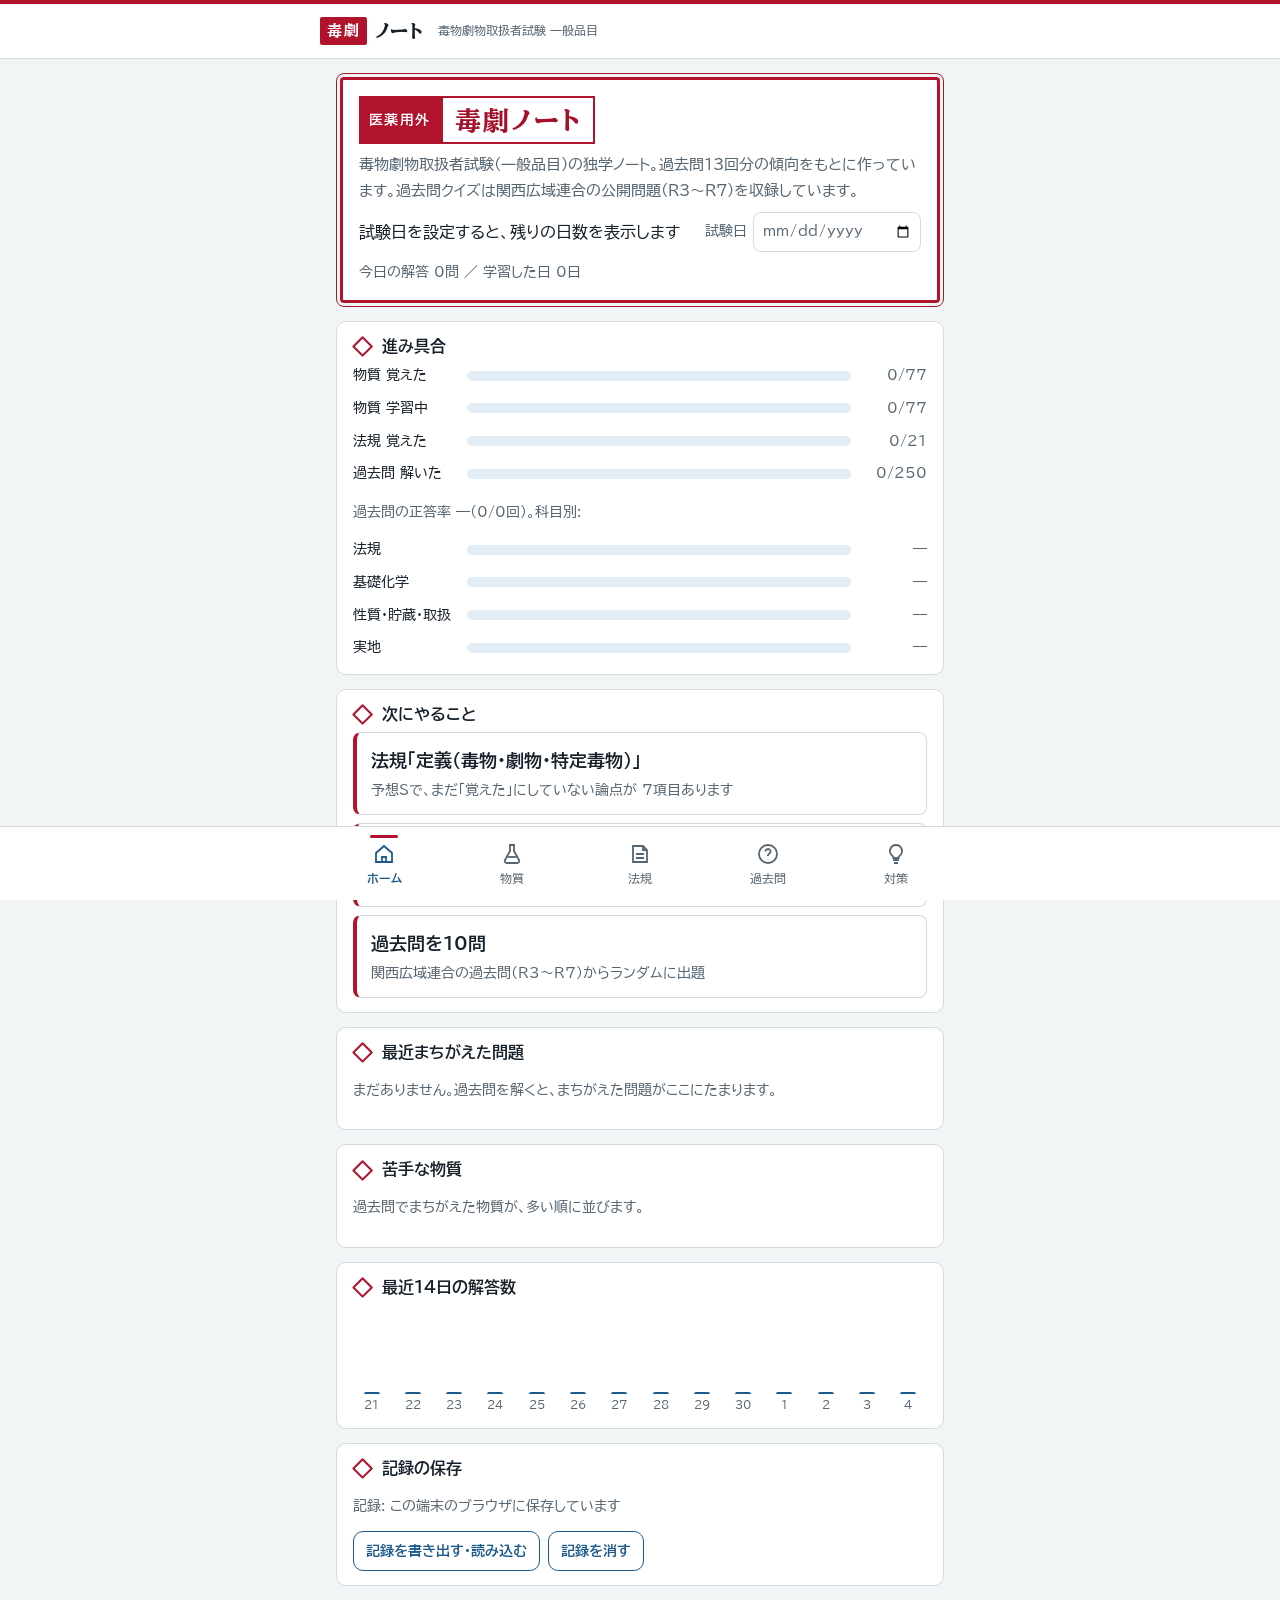
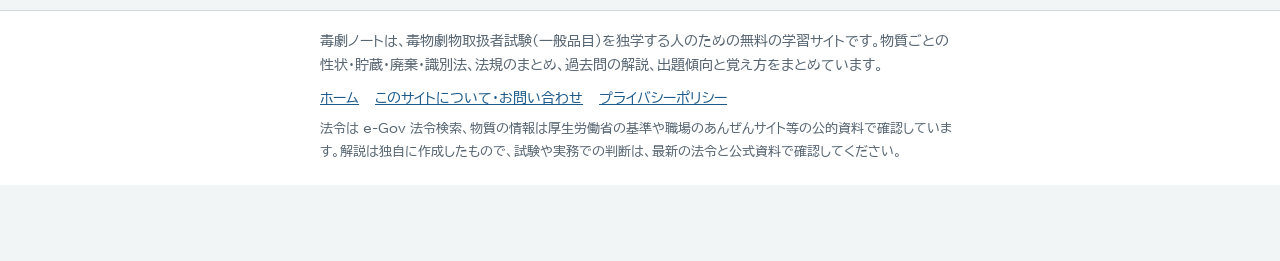
<file: index.html>
<!doctype html>
<html lang="ja">
<head>
<meta charset="utf-8">
<meta name="viewport" content="width=device-width, initial-scale=1, viewport-fit=cover">
<meta name="theme-color" content="#ffffff" media="(prefers-color-scheme: light)">
<meta name="theme-color" content="#17202a" media="(prefers-color-scheme: dark)">
<link rel="manifest" href="manifest.webmanifest">
<link rel="icon" href="icon.svg" type="image/svg+xml">
<link rel="apple-touch-icon" href="icon-192.png">
<title>毒劇ノート</title>
<meta name="claude:viewport-fit-sides" content="cover">
<meta name="description" content="毒物劇物取扱者試験(一般品目)の独学用ノート。物質一覧・法規まとめ・過去問クイズ。">
<link rel="preconnect" href="https://fonts.googleapis.com">
<link rel="preconnect" href="https://fonts.gstatic.com" crossorigin>
<link rel="stylesheet" href="https://fonts.googleapis.com/css2?family=BIZ+UDPGothic:wght@400;700&family=BIZ+UDPMincho:wght@700&display=swap">
<script async src="https://pagead2.googlesyndication.com/pagead/js/adsbygoogle.js?client=ca-pub-2052177656755830" crossorigin="anonymous"></script>
<link rel="canonical" href="https://osmail1006-cell.github.io/">
<link rel="stylesheet" href="app.css?v=16a5798d9a">
</head>
<body>
<header class="topbar"><div class="topbar-in"><span class="brand"><span class="brand-mark">毒劇</span>ノート<small>毒物劇物取扱者試験 一般品目</small></span><span class="spacer"></span></div></header>
<main id="main"><div class="empty">読み込んでいます…</div></main>
<footer class="site-foot"><div class="site-foot-in"><p>毒劇ノートは、毒物劇物取扱者試験(一般品目)を独学する人のための無料の学習サイトです。物質ごとの性状・貯蔵・廃棄・識別法、法規のまとめ、過去問の解説、出題傾向と覚え方をまとめています。</p><nav class="site-links" aria-label="サイト情報"><a href="./">ホーム</a><a href="about.html">このサイトについて・お問い合わせ</a><a href="privacy.html">プライバシーポリシー</a></nav><p class="site-small">法令は e-Gov 法令検索、物質の情報は厚生労働省の基準や職場のあんぜんサイト等の公的資料で確認しています。解説は独自に作成したもので、試験や実務での判断は、最新の法令と公式資料で確認してください。</p></div></footer>

<nav class="tabbar" aria-label="画面の切り替え"><div class="tabbar-in" role="tablist">
<button type="button" class="tab" role="tab" data-tab="home" aria-selected="true"><span class="tab-mark"></span><svg viewBox="0 0 24 24" fill="none" stroke="currentColor" stroke-width="1.8" aria-hidden="true"><path d="M4 11l8-7 8 7v9H4z"/><path d="M10 20v-5h4v5"/></svg>ホーム</button>
<button type="button" class="tab" role="tab" data-tab="subs" aria-selected="false"><span class="tab-mark"></span><svg viewBox="0 0 24 24" fill="none" stroke="currentColor" stroke-width="1.8" aria-hidden="true"><path d="M9 3h6M10 3v6l-5 9a2 2 0 0 0 1.8 3h10.4a2 2 0 0 0 1.8-3l-5-9V3"/><path d="M7.5 15h9"/></svg>物質</button>
<button type="button" class="tab" role="tab" data-tab="law" aria-selected="false"><span class="tab-mark"></span><svg viewBox="0 0 24 24" fill="none" stroke="currentColor" stroke-width="1.8" aria-hidden="true"><path d="M5 4h10l4 4v12H5z"/><path d="M15 4v4h4M8 12h8M8 16h8"/></svg>法規</button>
<button type="button" class="tab" role="tab" data-tab="quiz" aria-selected="false"><span class="tab-mark"></span><svg viewBox="0 0 24 24" fill="none" stroke="currentColor" stroke-width="1.8" aria-hidden="true"><circle cx="12" cy="12" r="9"/><path d="M9.5 9.5a2.5 2.5 0 1 1 3.5 2.3c-.7.3-1 .9-1 1.6V14M12 17.2v.3"/></svg>過去問</button>
<button type="button" class="tab" role="tab" data-tab="prep" aria-selected="false"><span class="tab-mark"></span><svg viewBox="0 0 24 24" fill="none" stroke="currentColor" stroke-width="1.8" aria-hidden="true"><path d="M9 18h6M10 21h4"/><path d="M12 3a6 6 0 0 0-3.6 10.8c.6.5 1 1.2 1.1 2V16h5v-.2c.1-.8.5-1.5 1.1-2A6 6 0 0 0 12 3z"/></svg>対策</button>
</div></nav>
<script src="config.js"></script>
<script src="data/data.js?v=16a5798d9a"></script>
<script src="app.js?v=16a5798d9a"></script>
</body>
</html>
</file>
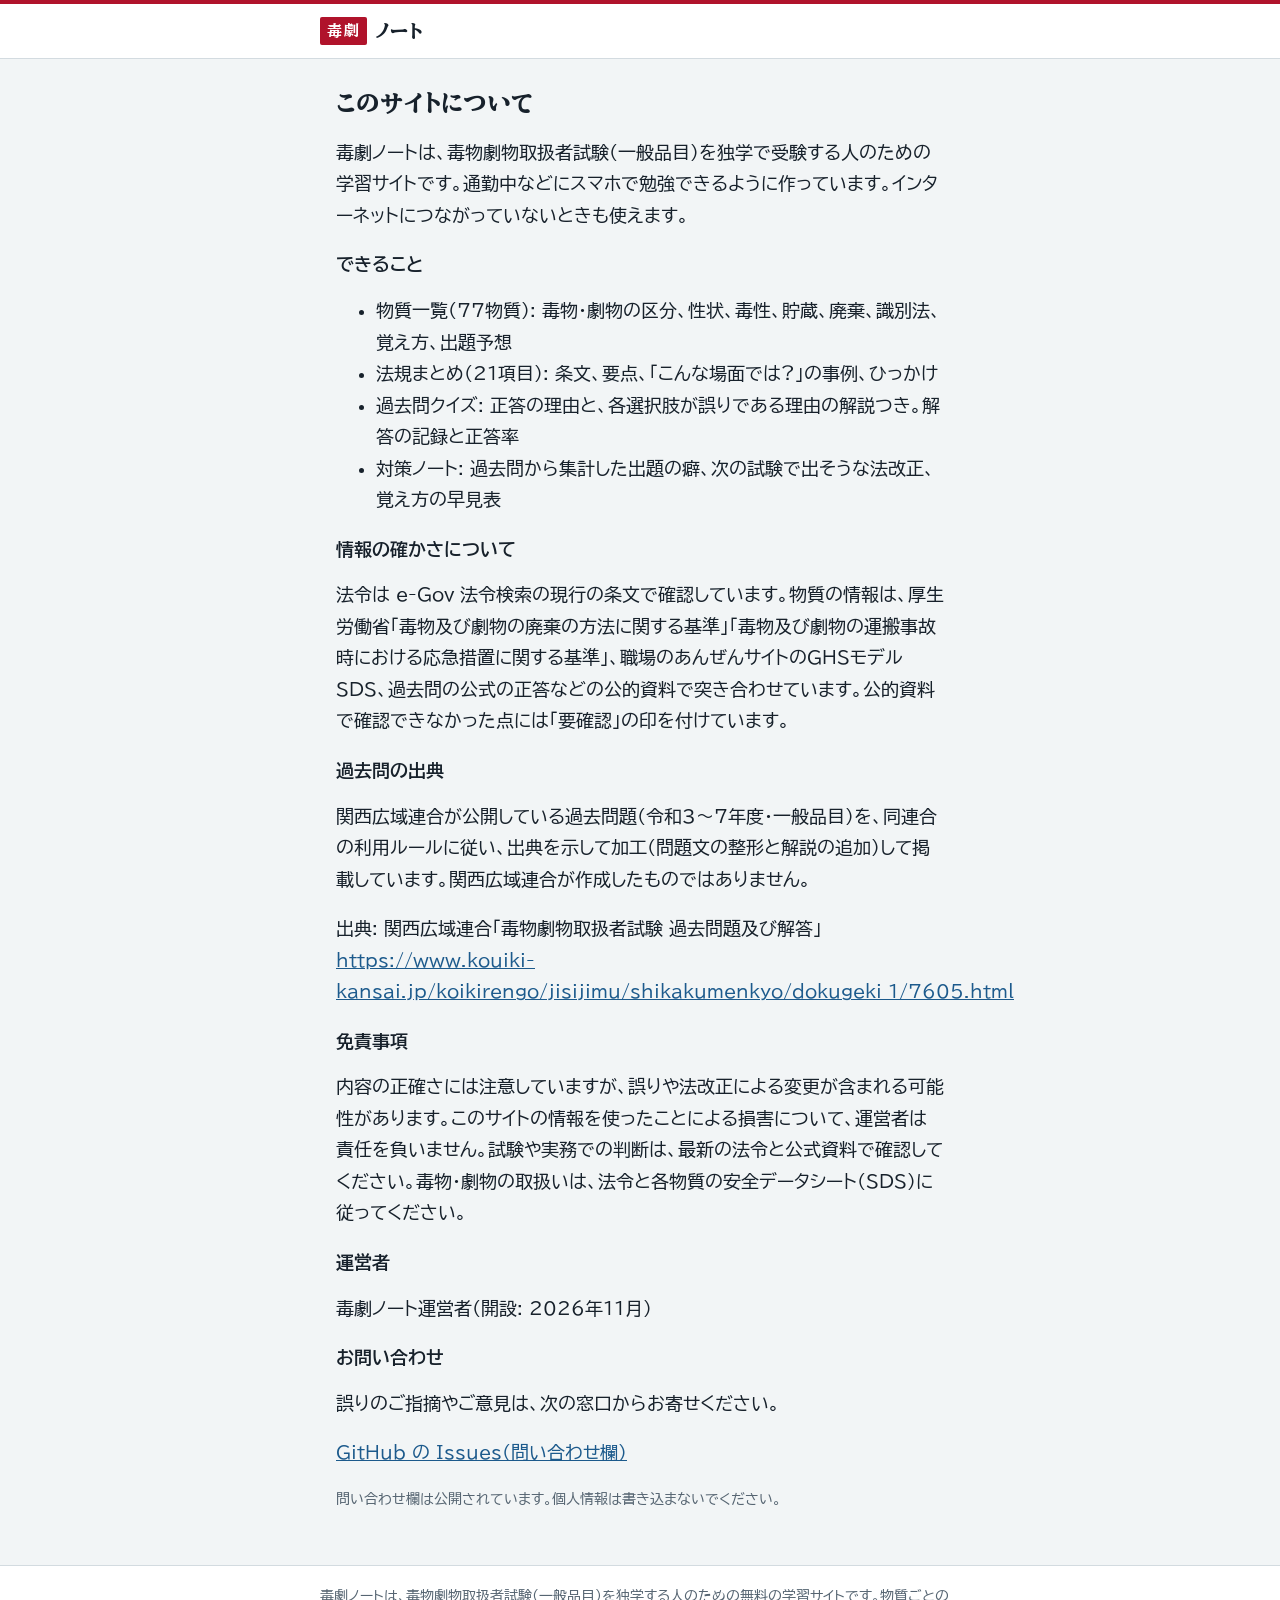
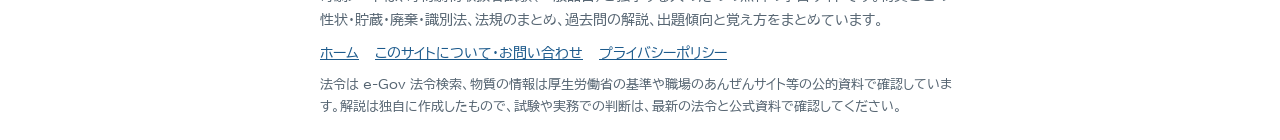
<file: about.html>
<!doctype html>
<html lang="ja">
<head>
<meta charset="utf-8">
<meta name="viewport" content="width=device-width, initial-scale=1, viewport-fit=cover">
<title>このサイトについて・お問い合わせ｜毒劇ノート</title>
<meta name="description" content="毒劇ノートの目的、情報の出典、免責事項、運営者とお問い合わせ先。">
<link rel="icon" href="icon.svg" type="image/svg+xml">
<link rel="stylesheet" href="https://fonts.googleapis.com/css2?family=BIZ+UDPGothic:wght@400;700&family=BIZ+UDPMincho:wght@700&display=swap">
<link rel="stylesheet" href="app.css?v=16a5798d9a">
<script async src="https://pagead2.googlesyndication.com/pagead/js/adsbygoogle.js?client=ca-pub-2052177656755830" crossorigin="anonymous"></script>
<style>body{padding-bottom:0}.doc{max-width:40rem;margin:0 auto;padding-block:16px 40px;padding-left:max(16px,env(safe-area-inset-left,0px));padding-right:max(16px,env(safe-area-inset-right,0px))}.doc h1{font-family:var(--font-name);font-size:1.5rem;margin:12px 0}.doc h2{font-size:1.1rem;margin:22px 0 6px}.doc p,.doc li{max-width:65ch}</style>
</head>
<body>
<header class="topbar"><div class="topbar-in"><a class="brand" href="./" style="text-decoration:none;color:inherit"><span class="brand-mark">毒劇</span>ノート</a></div></header>
<main class="doc"><h1>このサイトについて</h1><p>毒劇ノートは、毒物劇物取扱者試験(一般品目)を独学で受験する人のための学習サイトです。通勤中などにスマホで勉強できるように作っています。インターネットにつながっていないときも使えます。</p><h2>できること</h2><ul><li>物質一覧(77物質): 毒物・劇物の区分、性状、毒性、貯蔵、廃棄、識別法、覚え方、出題予想</li><li>法規まとめ(21項目): 条文、要点、「こんな場面では?」の事例、ひっかけ</li><li>過去問クイズ: 正答の理由と、各選択肢が誤りである理由の解説つき。解答の記録と正答率</li><li>対策ノート: 過去問から集計した出題の癖、次の試験で出そうな法改正、覚え方の早見表</li></ul><h2>情報の確かさについて</h2><p>法令は e-Gov 法令検索の現行の条文で確認しています。物質の情報は、厚生労働省「毒物及び劇物の廃棄の方法に関する基準」「毒物及び劇物の運搬事故時における応急措置に関する基準」、職場のあんぜんサイトのGHSモデルSDS、過去問の公式の正答などの公的資料で突き合わせています。公的資料で確認できなかった点には「要確認」の印を付けています。</p><h2>過去問の出典</h2><p>関西広域連合が公開している過去問題(令和3〜7年度・一般品目)を、同連合の利用ルールに従い、出典を示して加工(問題文の整形と解説の追加)して掲載しています。関西広域連合が作成したものではありません。</p><p>出典: 関西広域連合「毒物劇物取扱者試験 過去問題及び解答」<br><a href="https://www.kouiki-kansai.jp/koikirengo/jisijimu/shikakumenkyo/dokugeki_1/7605.html">https://www.kouiki-kansai.jp/koikirengo/jisijimu/shikakumenkyo/dokugeki_1/7605.html</a></p><h2>免責事項</h2><p>内容の正確さには注意していますが、誤りや法改正による変更が含まれる可能性があります。このサイトの情報を使ったことによる損害について、運営者は責任を負いません。試験や実務での判断は、最新の法令と公式資料で確認してください。毒物・劇物の取扱いは、法令と各物質の安全データシート(SDS)に従ってください。</p><h2>運営者</h2><p>毒劇ノート運営者(開設: 2026年11月)</p><h2>お問い合わせ</h2><p>誤りのご指摘やご意見は、次の窓口からお寄せください。</p><p><a href="https://github.com/osmail1006-cell/osmail1006-cell.github.io/issues">GitHub の Issues(問い合わせ欄)</a></p><p class="note">問い合わせ欄は公開されています。個人情報は書き込まないでください。</p></main>
<footer class="site-foot"><div class="site-foot-in"><p>毒劇ノートは、毒物劇物取扱者試験(一般品目)を独学する人のための無料の学習サイトです。物質ごとの性状・貯蔵・廃棄・識別法、法規のまとめ、過去問の解説、出題傾向と覚え方をまとめています。</p><nav class="site-links" aria-label="サイト情報"><a href="./">ホーム</a><a href="about.html">このサイトについて・お問い合わせ</a><a href="privacy.html">プライバシーポリシー</a></nav><p class="site-small">法令は e-Gov 法令検索、物質の情報は厚生労働省の基準や職場のあんぜんサイト等の公的資料で確認しています。解説は独自に作成したもので、試験や実務での判断は、最新の法令と公式資料で確認してください。</p></div></footer>
</body>
</html>
</file>
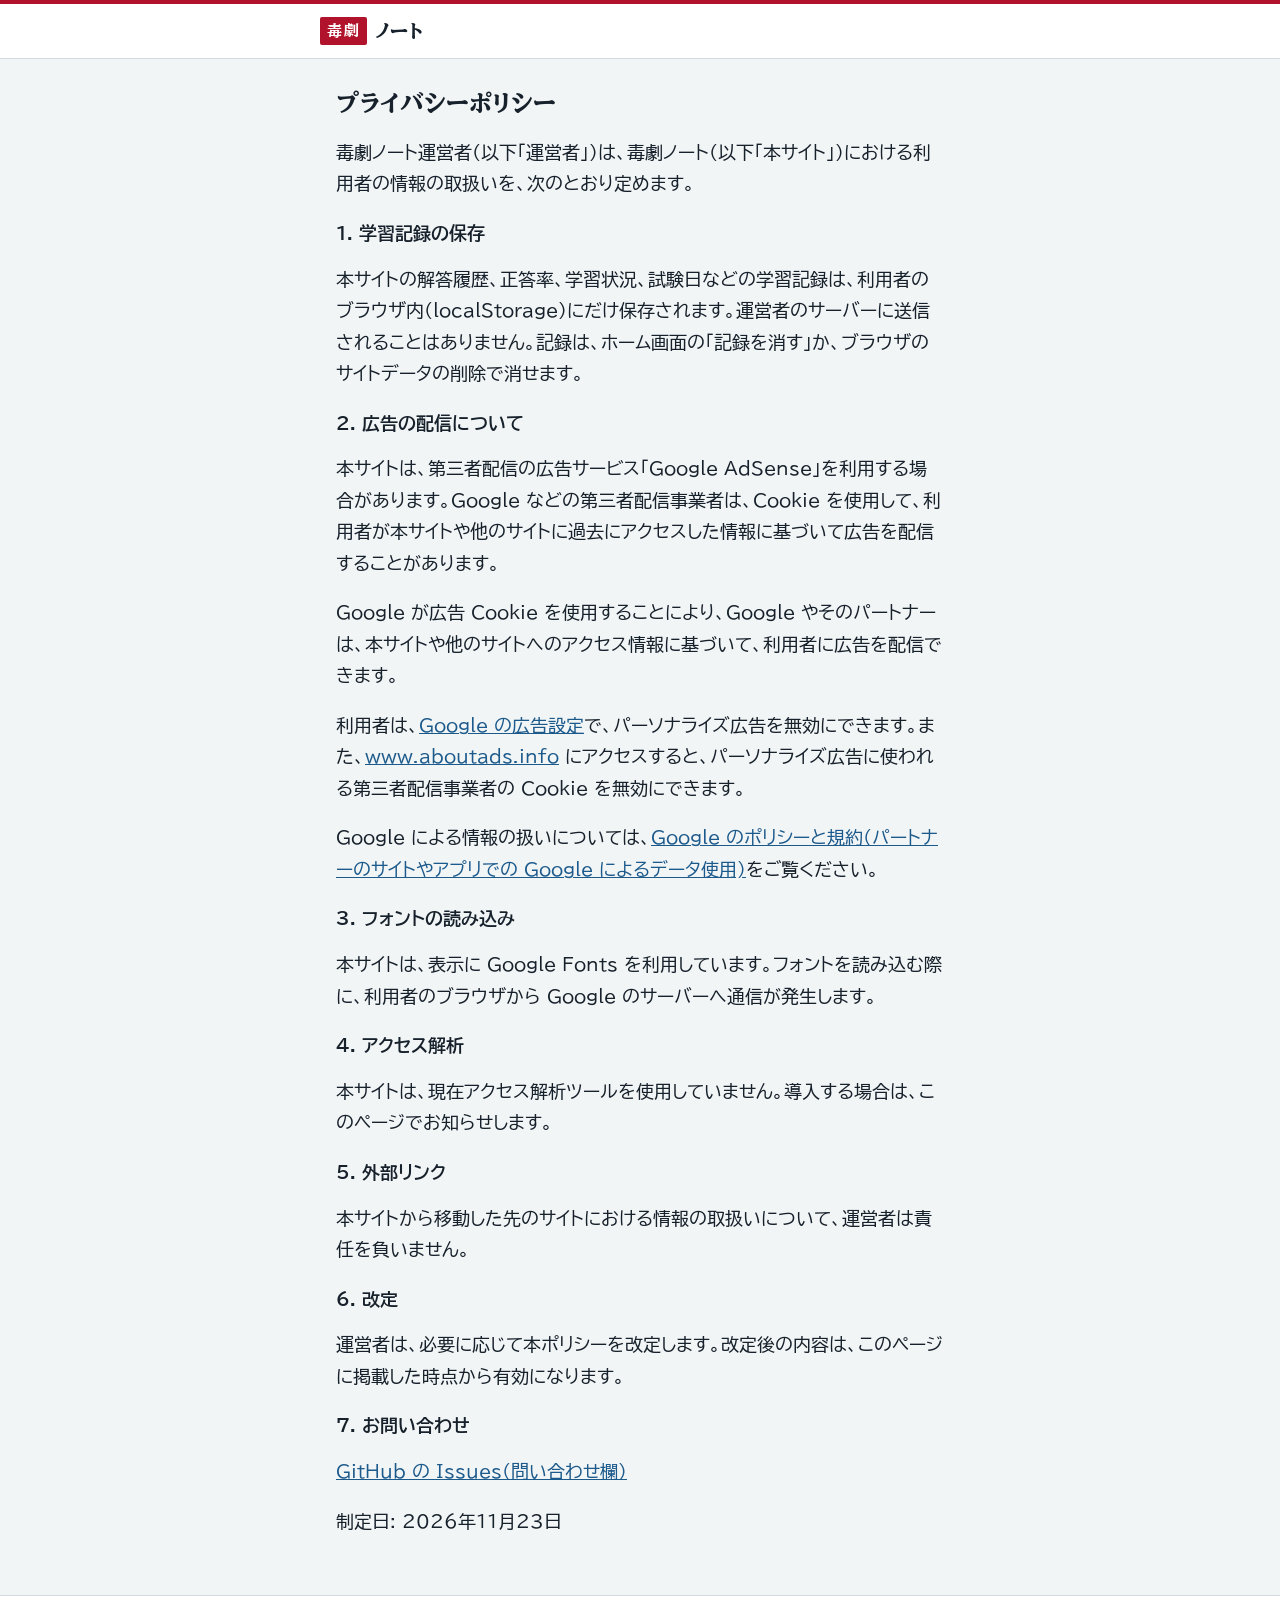
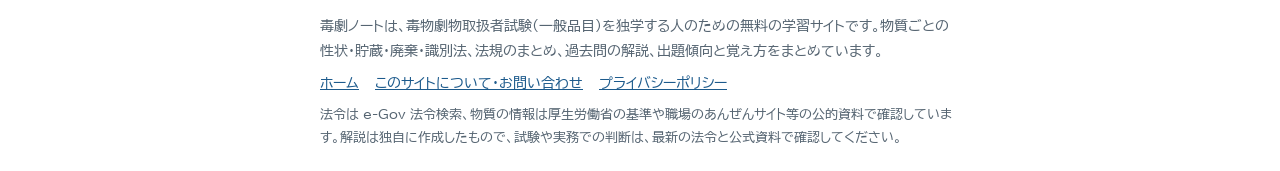
<file: privacy.html>
<!doctype html>
<html lang="ja">
<head>
<meta charset="utf-8">
<meta name="viewport" content="width=device-width, initial-scale=1, viewport-fit=cover">
<title>プライバシーポリシー｜毒劇ノート</title>
<meta name="description" content="毒劇ノートのプライバシーポリシー(学習記録の保存、広告とCookie)。">
<link rel="icon" href="icon.svg" type="image/svg+xml">
<link rel="stylesheet" href="https://fonts.googleapis.com/css2?family=BIZ+UDPGothic:wght@400;700&family=BIZ+UDPMincho:wght@700&display=swap">
<link rel="stylesheet" href="app.css?v=16a5798d9a">
<script async src="https://pagead2.googlesyndication.com/pagead/js/adsbygoogle.js?client=ca-pub-2052177656755830" crossorigin="anonymous"></script>
<style>body{padding-bottom:0}.doc{max-width:40rem;margin:0 auto;padding-block:16px 40px;padding-left:max(16px,env(safe-area-inset-left,0px));padding-right:max(16px,env(safe-area-inset-right,0px))}.doc h1{font-family:var(--font-name);font-size:1.5rem;margin:12px 0}.doc h2{font-size:1.1rem;margin:22px 0 6px}.doc p,.doc li{max-width:65ch}</style>
</head>
<body>
<header class="topbar"><div class="topbar-in"><a class="brand" href="./" style="text-decoration:none;color:inherit"><span class="brand-mark">毒劇</span>ノート</a></div></header>
<main class="doc"><h1>プライバシーポリシー</h1><p>毒劇ノート運営者(以下「運営者」)は、毒劇ノート(以下「本サイト」)における利用者の情報の取扱いを、次のとおり定めます。</p><h2>1. 学習記録の保存</h2><p>本サイトの解答履歴、正答率、学習状況、試験日などの学習記録は、利用者のブラウザ内(localStorage)にだけ保存されます。運営者のサーバーに送信されることはありません。記録は、ホーム画面の「記録を消す」か、ブラウザのサイトデータの削除で消せます。</p><h2>2. 広告の配信について</h2><p>本サイトは、第三者配信の広告サービス「Google AdSense」を利用する場合があります。Google などの第三者配信事業者は、Cookie を使用して、利用者が本サイトや他のサイトに過去にアクセスした情報に基づいて広告を配信することがあります。</p><p>Google が広告 Cookie を使用することにより、Google やそのパートナーは、本サイトや他のサイトへのアクセス情報に基づいて、利用者に広告を配信できます。</p><p>利用者は、<a href="https://adssettings.google.com/">Google の広告設定</a>で、パーソナライズ広告を無効にできます。また、<a href="https://www.aboutads.info/">www.aboutads.info</a> にアクセスすると、パーソナライズ広告に使われる第三者配信事業者の Cookie を無効にできます。</p><p>Google による情報の扱いについては、<a href="https://policies.google.com/technologies/partner-sites">Google のポリシーと規約(パートナーのサイトやアプリでの Google によるデータ使用)</a>をご覧ください。</p><h2>3. フォントの読み込み</h2><p>本サイトは、表示に Google Fonts を利用しています。フォントを読み込む際に、利用者のブラウザから Google のサーバーへ通信が発生します。</p><h2>4. アクセス解析</h2><p>本サイトは、現在アクセス解析ツールを使用していません。導入する場合は、このページでお知らせします。</p><h2>5. 外部リンク</h2><p>本サイトから移動した先のサイトにおける情報の取扱いについて、運営者は責任を負いません。</p><h2>6. 改定</h2><p>運営者は、必要に応じて本ポリシーを改定します。改定後の内容は、このページに掲載した時点から有効になります。</p><h2>7. お問い合わせ</h2><p><a href="https://github.com/osmail1006-cell/osmail1006-cell.github.io/issues">GitHub の Issues(問い合わせ欄)</a></p><p>制定日: 2026年11月23日</p></main>
<footer class="site-foot"><div class="site-foot-in"><p>毒劇ノートは、毒物劇物取扱者試験(一般品目)を独学する人のための無料の学習サイトです。物質ごとの性状・貯蔵・廃棄・識別法、法規のまとめ、過去問の解説、出題傾向と覚え方をまとめています。</p><nav class="site-links" aria-label="サイト情報"><a href="./">ホーム</a><a href="about.html">このサイトについて・お問い合わせ</a><a href="privacy.html">プライバシーポリシー</a></nav><p class="site-small">法令は e-Gov 法令検索、物質の情報は厚生労働省の基準や職場のあんぜんサイト等の公的資料で確認しています。解説は独自に作成したもので、試験や実務での判断は、最新の法令と公式資料で確認してください。</p></div></footer>
</body>
</html>
</file>
<file: app.css>
/* Layout: 1-column phone notebook, max 40rem, sticky header + fixed bottom tab bar. Category badges mimic the legally required container labels. */
:root {
  --paper: #f2f5f6;
  --surface: #ffffff;
  --ink: #17212b;
  --muted: #566572;
  --line: #d3dbe0;
  --glass: #1c5a8c;
  --glass-soft: #e3edf5;
  --doku: #b0132b;
  --doku-ink: #ffffff;
  --check: #8a5800;
  --check-soft: #fff3d6;
  --ok: #1d6a44;
  --ok-soft: #e2f2e8;
  --ng: #a01c2a;
  --ng-soft: #fbe5e7;
  --font-body: "BIZ UDPGothic", "Hiragino Sans", "Yu Gothic", "Noto Sans JP", sans-serif;
  --font-name: "BIZ UDPMincho", "Hiragino Mincho ProN", "Yu Mincho", serif;
  --r: 10px;
  --label-white: #ffffff;
  --label-red: #b0132b;
  --doku-text: #a3122a;
  color-scheme: light;
}
@media (prefers-color-scheme: dark) {
  :root:not([data-theme="light"]) {
    --paper: #0f151b; --surface: #17202a; --ink: #e3e9ee; --muted: #9aa9b5; --line: #2b3843;
    --glass: #86bde8; --glass-soft: #1b2e3f; --doku: #c7243d; --doku-ink: #ffffff; --doku-text: #ff8a98;
    --check: #f0c060; --check-soft: #3a2f14; --ok: #7fd3a4; --ok-soft: #173326; --ng: #ff8f9a; --ng-soft: #3d1a1f;
    color-scheme: dark;
  }
}
:root[data-theme="dark"] {
  --paper: #0f151b; --surface: #17202a; --ink: #e3e9ee; --muted: #9aa9b5; --line: #2b3843;
  --glass: #86bde8; --glass-soft: #1b2e3f; --doku: #c7243d; --doku-ink: #ffffff; --doku-text: #ff8a98;
  --check: #f0c060; --check-soft: #3a2f14; --ok: #7fd3a4; --ok-soft: #173326; --ng: #ff8f9a; --ng-soft: #3d1a1f;
  color-scheme: dark;
}
* { box-sizing: border-box; }
html { -webkit-text-size-adjust: 100%; }
body {
  margin: 0; background: var(--paper); color: var(--ink);
  font-family: var(--font-body); font-size: 17px; line-height: 1.75;
  padding-bottom: calc(76px + env(safe-area-inset-bottom, 0px));
}
body::before { content: ""; position: fixed; inset: 0 0 auto; height: env(safe-area-inset-top, 0px); z-index: 30; background: var(--surface); }
button, input, select { font: inherit; color: inherit; }
a { color: var(--glass); }
:focus-visible { outline: 3px solid var(--glass); outline-offset: 2px; }
h1, h2, h3 { text-wrap: balance; line-height: 1.35; margin: 0; }

.topbar {
  position: sticky; top: env(safe-area-inset-top, 0px); z-index: 20;
  background: var(--surface); border-bottom: 1px solid var(--line);
  padding-block: 10px;
  padding-left: max(16px, env(safe-area-inset-left, 0px)); padding-right: max(16px, env(safe-area-inset-right, 0px));
}
.topbar-in { max-width: 40rem; margin: 0 auto; display: flex; align-items: center; gap: 12px; }
.brand { font-family: var(--font-name); font-size: 1.2rem; font-weight: 700; letter-spacing: .02em; }
.brand small { font-family: var(--font-body); font-weight: 400; font-size: .78rem; color: var(--muted); margin-left: 8px; letter-spacing: 0; }
.spacer { flex: 1; }

main {
  max-width: 40rem; margin: 0 auto;
  padding-left: max(16px, env(safe-area-inset-left, 0px)); padding-right: max(16px, env(safe-area-inset-right, 0px));
  padding-block: 14px 24px;
}
.view { display: grid; gap: 14px; grid-template-columns: minmax(0, 1fr); }
.view > * { min-width: 0; }

/* tabs */
.tabbar {
  position: fixed; left: 0; right: 0; bottom: 0; z-index: 25;
  background: var(--surface); border-top: 1px solid var(--line);
  padding-bottom: env(safe-area-inset-bottom, 0px);
  padding-left: max(8px, env(safe-area-inset-left, 0px)); padding-right: max(8px, env(safe-area-inset-right, 0px));
}
.tabbar-in { max-width: 40rem; margin: 0 auto; display: grid; grid-template-columns: repeat(5, 1fr); }
.tab {
  border: 0; background: none; padding: 8px 4px 10px; min-height: 60px; cursor: pointer;
  display: grid; justify-items: center; gap: 2px; color: var(--muted); font-size: .86rem;
}
.tab svg { width: 24px; height: 24px; }
.tab[aria-selected="true"] { color: var(--glass); font-weight: 700; }
.tab[aria-selected="true"] .tab-mark { background: var(--doku); }
.tab-mark { width: 28px; height: 3px; border-radius: 2px; background: transparent; margin-bottom: 2px; }

/* category badge = statutory label */
.cat {
  display: inline-flex; flex-direction: column; align-items: center; justify-content: center;
  min-width: 3.4em; padding: 2px 6px; border-radius: 3px; line-height: 1.15; flex: none;
  font-weight: 700; font-size: .92rem; letter-spacing: .08em;
}
.cat small { font-size: .56rem; font-weight: 400; letter-spacing: .05em; }
.cat-doku { background: var(--doku); color: var(--doku-ink); border: 2px solid var(--doku); }
.cat-geki { background: var(--label-white); color: var(--label-red); border: 2px solid var(--label-red); }
.cat-tokutei { background: var(--doku); color: var(--doku-ink); border: 2px solid var(--doku); box-shadow: inset 0 0 0 2px var(--doku), inset 0 0 0 3px var(--label-white); padding-inline: 7px; }
.cat-hidden { background: var(--surface); color: var(--muted); border: 2px dashed var(--line); }

.chk {
  display: inline-flex; align-items: center; gap: 3px; padding: 0 6px; border-radius: 4px;
  background: var(--check-soft); color: var(--check); border: 1px solid currentColor; font-size: .8rem; font-weight: 700; line-height: 1.6; white-space: nowrap;
}
.chk::before { content: "?"; display: inline-grid; place-items: center; width: 1.05em; height: 1.05em; border-radius: 50%; background: currentColor; color: var(--check-soft); font-size: .72rem; }
.amend { display: inline-flex; padding: 0 6px; border-radius: 4px; border: 1px solid var(--glass); color: var(--glass); font-size: .8rem; font-weight: 700; white-space: nowrap; }

/* controls */
.search { display: flex; gap: 8px; }
.search input {
  flex: 1; min-width: 0; padding: 12px 14px; border: 1px solid var(--line); border-radius: var(--r);
  background: var(--surface); font-size: 1rem;
}
.chips { display: flex; flex-wrap: wrap; gap: 6px; }
.chip {
  border: 1px solid var(--line); background: var(--surface); color: var(--ink);
  border-radius: 999px; padding: 5px 12px; font-size: .88rem; cursor: pointer; min-height: 36px;
}
.chip[aria-pressed="true"] { background: var(--glass); border-color: var(--glass); color: var(--surface); font-weight: 700; }
.chip[aria-pressed="true"]::before { content: "✓ "; }
.filter-group { display: grid; gap: 6px; }
.filter-label { font-size: .8rem; color: var(--muted); }
.filters { display: grid; gap: 10px; }
.filters[hidden] { display: none; }
.row-actions { display: flex; flex-wrap: wrap; gap: 8px; align-items: center; }
.btn {
  border: 1px solid var(--glass); background: var(--glass); color: var(--surface);
  border-radius: var(--r); padding: 10px 16px; font-weight: 700; cursor: pointer; min-height: 44px;
}
.btn-ghost { background: var(--surface); color: var(--glass); }
.btn-small { padding: 6px 12px; min-height: 36px; font-size: .9rem; }
.toggle { display: inline-flex; align-items: center; gap: 8px; cursor: pointer; font-size: .92rem; user-select: none; }
.toggle input { width: 22px; height: 22px; accent-color: var(--glass); }
.count { font-size: .86rem; color: var(--muted); }

/* substance list */
.slist { list-style: none; margin: 0; padding: 0; background: var(--surface); border: 1px solid var(--line); border-radius: var(--r); }
.slist li + li { border-top: 1px solid var(--line); }
.sitem { display: flex; gap: 12px; align-items: center; width: 100%; text-align: left; background: none; border: 0; padding: 12px 14px; cursor: pointer; }
.sitem-main { min-width: 0; flex: 1; display: grid; gap: 1px; }
.sname { font-family: var(--font-name); font-weight: 700; font-size: 1.08rem; }
.sformula { font-size: .82rem; color: var(--muted); margin-left: 6px; font-family: var(--font-body); font-weight: 400; }
.sline { font-size: .86rem; color: var(--muted); overflow: hidden; text-overflow: ellipsis; white-space: nowrap; }
.freq { font-size: .74rem; color: var(--muted); white-space: nowrap; flex: none; display: grid; justify-items: end; gap: 2px; }
.freq b { display: block; font-size: .9rem; color: var(--ink); }

/* detail */
.back { justify-self: start; }
.dhead { display: flex; gap: 14px; align-items: flex-start; }
.dhead h2 { font-family: var(--font-name); font-size: 1.65rem; }
.dsub { color: var(--muted); font-size: .9rem; }
.panel { background: var(--surface); border: 1px solid var(--line); border-radius: var(--r); padding: 14px 16px; }
.panel h3 { font-size: 1rem; margin-bottom: 6px; }
.points { margin: 0; padding-left: 1.2em; display: grid; gap: 4px; }
.facts { display: grid; gap: 0; margin: 0; }
.facts > div { display: grid; grid-template-columns: 6.2em 1fr; gap: 10px; padding: 8px 0; border-top: 1px solid var(--line); }
.facts > div:first-child { border-top: 0; }
.facts dt { color: var(--muted); font-size: .88rem; }
.facts dd { margin: 0; min-width: 0; }
.facts ul { margin: 0; padding-left: 1.1em; }
details.fold { background: var(--surface); border: 1px solid var(--line); border-radius: var(--r); }
details.fold > summary { cursor: pointer; padding: 12px 16px; font-weight: 700; list-style: none; display: flex; align-items: center; gap: 8px; min-height: 48px; }
details.fold > summary::-webkit-details-marker { display: none; }
details.fold > summary::after { content: "＋"; margin-left: auto; color: var(--glass); font-weight: 700; }
details.fold[open] > summary::after { content: "－"; }
details.fold > .fold-body { padding: 0 16px 14px; display: grid; gap: 10px; }
.cmp { display: grid; gap: 6px; margin: 0; padding: 0; list-style: none; }
.cmp li { border-left: 3px solid var(--line); padding-left: 10px; }
.cmp b { font-family: var(--font-name); }
.hk { margin: 0; padding: 0; list-style: none; display: grid; gap: 6px; }
.hk li::before { content: "ひっかけ注意 "; font-weight: 700; color: var(--ng); font-size: .82rem; }
.cover {
  border: 1px dashed var(--muted); background: var(--glass-soft); color: var(--glass); border-radius: 6px;
  padding: 2px 10px; cursor: pointer; font-size: .86rem;
}
.src { font-size: .84rem; color: var(--muted); display: grid; gap: 2px; }
.src a { word-break: break-all; }
.note { font-size: .86rem; color: var(--muted); }

/* law */
.law-art { font-size: .84rem; color: var(--muted); }
.law-text { margin: 0; padding: 10px 12px; border-left: 3px solid var(--glass); background: var(--glass-soft); font-size: .92rem; border-radius: 0 6px 6px 0; }
.scene { display: grid; gap: 4px; padding: 10px 12px; border: 1px solid var(--line); border-radius: 8px; }
.scene p { margin: 0; }
.scene .q::before { content: "こんな場面では? "; font-weight: 700; color: var(--glass); font-size: .84rem; }
.scene .a::before { content: "判断 "; font-weight: 700; font-size: .84rem; }
.lawhead { display: grid; gap: 2px; }
.freq-tag { font-size: .8rem; color: var(--muted); }

/* quiz */
.stats { display: grid; gap: 10px; }
.stat-top { display: flex; align-items: baseline; gap: 10px; flex-wrap: wrap; }
.stat-big { font-size: 2rem; font-weight: 700; font-variant-numeric: tabular-nums; }
.bars { display: grid; gap: 8px; }
.bar { display: grid; grid-template-columns: 7.5em 1fr 4.8em; gap: 8px; align-items: center; font-size: .88rem; }
.bar-track { height: 10px; border-radius: 5px; background: var(--glass-soft); overflow: hidden; }
.bar-fill { height: 100%; background: var(--glass); }
.bar-num { text-align: right; font-variant-numeric: tabular-nums; color: var(--muted); }
.field { display: grid; gap: 4px; }
.field label { font-size: .86rem; color: var(--muted); }
.field select { padding: 10px 12px; border: 1px solid var(--line); border-radius: var(--r); background: var(--surface); width: 100%; }
.setup { display: grid; gap: 12px; }
.qmeta { font-size: .84rem; color: var(--muted); display: flex; flex-wrap: wrap; gap: 6px 12px; align-items: center; }
.qstem { font-size: 1.04rem; white-space: pre-wrap; }
.qstmts { margin: 0; padding: 0; list-style: none; display: grid; gap: 6px; }
.qstmts li { display: grid; grid-template-columns: 1.8em 1fr; gap: 6px; }
.qstmts b { color: var(--glass); }
.choices { display: grid; gap: 8px; }
.choice {
  display: grid; grid-template-columns: 2em 1fr auto; gap: 8px; align-items: start; text-align: left;
  width: 100%; padding: 12px 12px; border: 1px solid var(--line); border-radius: var(--r); background: var(--surface); cursor: pointer; min-height: 52px;
}
.choice .cn { font-weight: 700; color: var(--glass); }
.choice .ct { min-width: 0; }
.choice .cv { font-size: .8rem; font-weight: 700; white-space: nowrap; }
.choice[disabled] { cursor: default; }
.choice.is-answer { border: 2px solid var(--ok); background: var(--ok-soft); }
.choice.is-picked-wrong { border: 2px solid var(--ng); background: var(--ng-soft); }
.verdict { display: flex; align-items: center; gap: 10px; font-weight: 700; font-size: 1.15rem; padding: 10px 14px; border-radius: var(--r); }
.verdict.ok { background: var(--ok-soft); color: var(--ok); }
.verdict.ng { background: var(--ng-soft); color: var(--ng); }
.verdict-icon { font-size: 1.4rem; }
.why-list { margin: 0; padding: 0; list-style: none; display: grid; gap: 8px; }
.why-list li { display: grid; grid-template-columns: 2.6em 1fr; gap: 8px; }
.tf { font-weight: 700; font-size: .84rem; }
.tf.t { color: var(--ok); }
.tf.f { color: var(--ng); }
.calc { white-space: pre-wrap; font-variant-numeric: tabular-nums; background: var(--glass-soft); padding: 10px 12px; border-radius: 8px; }
.tip { border-left: 3px solid var(--ng); padding-left: 10px; }
.qnav { display: flex; gap: 8px; justify-content: space-between; flex-wrap: wrap; }
.progress { font-size: .86rem; color: var(--muted); font-variant-numeric: tabular-nums; }
.confirm { display: flex; flex-wrap: wrap; gap: 8px; align-items: center; padding: 10px 12px; border: 1px solid var(--ng); border-radius: var(--r); }
.empty { text-align: center; color: var(--muted); padding: 24px 8px; }
.offline { font-size: .78rem; color: var(--muted); }

@media (prefers-reduced-motion: no-preference) {
  .verdict { animation: pop .18s ease-out; }
  @keyframes pop { from { transform: scale(.97); opacity: .4; } to { transform: none; opacity: 1; } }
}
@media (min-width: 640px) {
  body { font-size: 18px; }
}
.dhead .cat { font-size: 1.15rem; min-width: 3.8em; padding: 4px 8px; }
.dhead .cat small { font-size: .62rem; }

/* memory aids */
.memo-box { border: 1px solid var(--glass); background: var(--glass-soft); border-radius: var(--r); padding: 12px 14px; display: grid; gap: 6px; }
.memo-box h3 { font-size: .95rem; color: var(--glass); }
.memo-box p { margin: 0; }
.memo-box .memo-name { font-weight: 700; font-family: var(--font-name); }
.sheet-rows { list-style: none; margin: 0; padding: 0; display: grid; gap: 0; }
.sheet-rows li { display: grid; gap: 2px; padding: 9px 0; border-top: 1px solid var(--line); }
.sheet-rows li:first-child { border-top: 0; }
.sheet-cue { font-weight: 700; }
.sheet-ans { display: flex; flex-wrap: wrap; gap: 4px 8px; align-items: baseline; }
.sheet-ans .arrow { color: var(--muted); }
.sheet-note { font-size: .86rem; color: var(--muted); }
.sheet-why { margin: 0; }
.sheet-tip { border-left: 3px solid var(--glass); padding-left: 10px; margin: 0; font-size: .92rem; }
.linkish { border: 0; background: none; padding: 0; color: var(--glass); text-decoration: underline; cursor: pointer; font-size: .86rem; }
.intro-list { margin: 0; padding-left: 1.2em; display: grid; gap: 4px; }

/* ===== 毒劇らしさ: 法定表示ラベルとGHSのひし形をモチーフに ===== */
.topbar { border-top: 4px solid var(--doku); }
.brand { display: inline-flex; align-items: center; gap: 8px; }
.brand-mark { background: var(--doku); color: var(--doku-ink); font-family: var(--font-name); font-size: .95rem; padding: 1px 7px; border-radius: 2px; letter-spacing: .1em; }
.tab { font-size: .78rem; padding-inline: 2px; }
.ghs { display: flex; align-items: center; gap: 10px; }
.ghs::before { content: ""; width: .7em; height: .7em; flex: none; border: 2.5px solid var(--doku); transform: rotate(45deg); border-radius: 1px; margin-inline: 2px; }
.hero { border: 3px solid var(--doku); outline: 1px solid var(--doku); outline-offset: 3px; background: var(--surface); border-radius: 4px; padding: 16px; display: grid; gap: 8px; margin: 4px; }
.hero-label { display: flex; align-items: stretch; flex-wrap: wrap; }
.hero-mark { background: var(--doku); color: var(--doku-ink); font-weight: 700; padding: 4px 10px; display: grid; place-items: center; font-size: .9rem; letter-spacing: .1em; }
.hero-title { border: 2px solid var(--doku); color: var(--doku-text); font-family: var(--font-name); font-size: 1.6rem; font-weight: 700; padding: 0 12px; letter-spacing: .08em; }
.hero-sub { margin: 0; color: var(--muted); font-size: .92rem; }
.hero-row { display: flex; flex-wrap: wrap; gap: 8px 14px; align-items: center; justify-content: space-between; }
.hero-cd { font-size: 1rem; }
.hero-cd b { font-size: 1.7rem; color: var(--doku-text); font-variant-numeric: tabular-nums; }
.hero-date { display: inline-flex; gap: 6px; align-items: center; font-size: .85rem; color: var(--muted); }
.hero-date input { padding: 6px 8px; border: 1px solid var(--line); border-radius: 8px; background: var(--surface); }
.hero-today { margin: 0; font-size: .86rem; color: var(--muted); }
.lv { display: inline-grid; justify-items: center; line-height: 1.05; font-size: .62rem; color: var(--muted); border: 1.5px solid var(--line); border-radius: 6px; padding: 3px 6px; min-width: 2.7em; flex: none; vertical-align: middle; background: var(--surface); }
.lv b { font-size: 1.05rem; color: var(--ink); }
.lv-S { border-color: var(--doku); background: var(--doku); color: var(--doku-ink); }
.lv-S b { color: var(--doku-ink); }
.lv-A { border-color: var(--doku); color: var(--doku-text); }
.lv-A b { color: var(--doku-text); }
.stb { font-size: .78rem; color: var(--muted); white-space: nowrap; }
.stb-1 { color: var(--glass); }
.stb-2 { color: var(--ok); font-weight: 700; }
.smeta { display: flex; flex-wrap: wrap; gap: 4px 8px; align-items: center; }
.flag { font-size: .74rem; color: var(--doku-text); border: 1px solid currentColor; border-radius: 4px; padding: 0 5px; }
.seg { display: grid; grid-template-columns: repeat(3, 1fr); border: 1px solid var(--glass); border-radius: var(--r); overflow: hidden; }
.seg-b { border: 0; background: var(--surface); color: var(--glass); padding: 10px 4px; min-height: 46px; cursor: pointer; font-weight: 700; font-size: .92rem; }
.seg-b + .seg-b { border-left: 1px solid var(--glass); }
.seg-b[aria-pressed="true"] { background: var(--glass); color: var(--surface); }
.sortsel { display: inline-flex; align-items: center; gap: 6px; font-size: .86rem; color: var(--muted); }
.sortsel select { padding: 6px 8px; border: 1px solid var(--line); border-radius: 8px; background: var(--surface); font-size: .9rem; }
.todo { list-style: none; margin: 0; padding: 0; display: grid; gap: 8px; }
.todo-b { width: 100%; text-align: left; display: grid; gap: 2px; padding: 12px 14px; border: 1px solid var(--line); border-left: 4px solid var(--doku); border-radius: 8px; background: var(--surface); cursor: pointer; }
.todo-b span { font-size: .86rem; color: var(--muted); }
.wl { list-style: none; margin: 0; padding: 0; display: grid; }
.wl li + li { border-top: 1px solid var(--line); }
.wl-b { width: 100%; text-align: left; display: flex; gap: 10px; align-items: center; background: none; border: 0; padding: 10px 2px; cursor: pointer; }
.wl-main { display: grid; gap: 2px; min-width: 0; }
.wl-meta { font-size: .8rem; color: var(--muted); }
.wl-stem { font-size: .95rem; }
.rank { margin: 0; padding-left: 1.6em; }
.spark { display: grid; grid-template-columns: repeat(14, 1fr); gap: 4px; height: 110px; align-items: end; }
.spark-col { display: grid; grid-template-rows: auto 1fr auto; height: 100%; justify-items: center; gap: 2px; }
.spark-n { font-size: .66rem; color: var(--muted); font-variant-numeric: tabular-nums; }
.spark-bar { align-self: end; width: 100%; max-width: 16px; background: var(--glass); border-radius: 3px 3px 0 0; min-height: 2px; }
.spark-d { font-size: .66rem; color: var(--muted); font-variant-numeric: tabular-nums; }
.io { display: grid; gap: 8px; }
.io textarea { width: 100%; font-size: .78rem; padding: 8px; border: 1px solid var(--line); border-radius: 8px; background: var(--surface); }
.pred-line { margin: 0; display: flex; gap: 8px; align-items: flex-start; font-size: .9rem; }
.legend { display: flex; flex-wrap: wrap; gap: 6px; align-items: center; }
.lawtitle { display: inline-flex; gap: 8px; align-items: center; }
.hist-tag { margin-left: auto; font-size: .8rem; color: var(--muted); }
.jump { display: flex; flex-wrap: wrap; gap: 6px; }
.jump a { border: 1px solid var(--glass); border-radius: 999px; padding: 4px 12px; text-decoration: none; font-size: .88rem; }
.meta-item { display: grid; gap: 4px; padding: 10px 0; border-top: 1px solid var(--line); }
.meta-item:first-child { border-top: 0; }
.meta-title { margin: 0; font-weight: 700; }
.meta-fact, .meta-how { margin: 0; font-size: .93rem; display: grid; grid-template-columns: 3em 1fr; gap: 6px; }
.meta-k { font-size: .74rem; font-weight: 700; color: var(--doku-text); border: 1px solid currentColor; border-radius: 4px; text-align: center; align-self: start; padding: 1px 0; }
.meta-k.k2 { color: var(--glass); }
.amend-card { border: 1px solid var(--line); border-radius: 8px; padding: 12px; display: grid; gap: 8px; }
.amend-head { display: flex; gap: 10px; align-items: flex-start; }
.rank-no { flex: none; width: 1.9em; height: 1.9em; display: grid; place-items: center; background: var(--doku); color: var(--doku-ink); font-weight: 700; border-radius: 50%; }
.amend-title { margin: 0; font-weight: 700; }
.amend-head .note { margin: 0; }
.lk { color: var(--doku-text); }
.drill { display: grid; gap: 8px; background: var(--glass-soft); padding: 10px; border-radius: 8px; }
.drill-q { display: grid; gap: 6px; }
.drill-q p { margin: 0; }
.drill .verdict { font-size: .92rem; font-weight: 400; }
.sheet-links { display: flex; flex-wrap: wrap; gap: 8px; }
.ad { border: 1px dashed var(--line); border-radius: 8px; padding: 8px; display: grid; gap: 4px; }
.ad-label { font-size: .72rem; color: var(--muted); }
.dhead-main { min-width: 0; }
.brand, .brand-mark { white-space: nowrap; }
.brand small { overflow: hidden; text-overflow: ellipsis; }
@media (max-width: 380px) { .brand small { display: none; } .hero-title { font-size: 1.35rem; } }
/* site footer (static, readable without JavaScript) */
.site-foot { border-top: 1px solid var(--line); background: var(--surface); padding-block: 18px 22px; padding-left: max(16px, env(safe-area-inset-left, 0px)); padding-right: max(16px, env(safe-area-inset-right, 0px)); }
.site-foot-in { max-width: 40rem; margin: 0 auto; display: grid; gap: 8px; font-size: .88rem; color: var(--muted); }
.site-foot-in p { margin: 0; }
.site-links { display: flex; flex-wrap: wrap; gap: 6px 16px; }
.site-small { font-size: .8rem; }
/* ===== 図解・表・語呂 ===== */
:root { --ill-line: #8795a1; --ill-glass: #e6eef3; --ill-body: #dfe6ea; --ill-water: #cfe4f5; --ill-oil: #f0dfa8; --ill-sun: #f6c64a; --ill-solid: #d8dee3; --ill-liquid: #cfe4f5; --ill-gas: #eef4f8; }
@media (prefers-color-scheme: dark) { :root:not([data-theme="light"]) { --ill-line: #7f8f9c; --ill-glass: #243442; --ill-body: #2b3a47; --ill-water: #1f3b52; --ill-oil: #4a3f1c; --ill-sun: #c79a2e; --ill-solid: #34424e; --ill-liquid: #1f3b52; --ill-gas: #1c2832; } }
:root[data-theme="dark"] { --ill-line: #7f8f9c; --ill-glass: #243442; --ill-body: #2b3a47; --ill-water: #1f3b52; --ill-oil: #4a3f1c; --ill-sun: #c79a2e; --ill-solid: #34424e; --ill-liquid: #1f3b52; --ill-gas: #1c2832; }
.fig { margin: 0; display: grid; gap: 8px; padding: 12px; border: 1px solid var(--line); border-radius: 8px; background: var(--surface); }
.fig-title { font-weight: 700; display: flex; gap: 8px; align-items: center; }
.fig-title::before { content: "図"; font-size: .72rem; color: var(--doku-ink); background: var(--doku); border-radius: 3px; padding: 0 5px; }
.fig-cap { margin: 0; font-size: .84rem; color: var(--muted); }
.fig svg { width: 100%; height: auto; display: block; }
.ill-glass { fill: var(--ill-glass); stroke: var(--ill-line); stroke-width: 2; }
.ill-red { fill: var(--label-red); }
.ill-whitebox { fill: var(--label-white); stroke: var(--label-red); stroke-width: 3; }
.ill-white { fill: var(--label-white); }
.ill-redtxt { fill: var(--label-red); }
.ill-black { fill: #111111; }
.ill-door { fill: var(--ill-body); stroke: var(--ill-line); stroke-width: 2; }
.ill-plate { fill: var(--surface); stroke: var(--ill-line); stroke-width: 1.5; }
.ill-ink { fill: var(--ink); }
.ill-ink-f { fill: var(--ink); }
.ill-muted { fill: var(--muted); }
.ill-dim { stroke: var(--ill-line); stroke-width: 1.5; fill: none; }
.ill-axis { stroke: var(--ink); stroke-width: 1.5; }
.ill-arrow { stroke: var(--ink); stroke-width: 1.6; }
.ill-body { fill: var(--ill-body); stroke: var(--ill-line); stroke-width: 1.5; }
.ill-wheel { fill: var(--ill-body); }
.ill-water { fill: var(--ill-water); stroke: var(--ill-line); stroke-width: 1.5; }
.ill-oil { fill: var(--ill-oil); stroke: var(--ill-line); stroke-width: 1.5; }
.ill-gas { fill: var(--ill-gas); stroke: var(--ill-line); stroke-width: 1.5; }
.ill-sun { fill: var(--ill-sun); }
.ill-ban { stroke: var(--doku); stroke-width: 4; }
.ill-solid { fill: var(--ill-solid); stroke: var(--ill-line); stroke-width: 1.5; }
.ill-liquid { fill: var(--ill-liquid); stroke: var(--ill-line); stroke-width: 1.5; }
.ill-gasc { fill: var(--ill-gas); stroke: var(--ill-line); stroke-width: 1.5; stroke-dasharray: 4 3; }
.ill-t-small { font-size: 11px; font-family: var(--font-body); }
.ill-t-small2 { font-size: 14px; font-weight: 700; }
.ill-t-mid { font-size: 15px; font-weight: 700; font-family: var(--font-body); }
.ill-t-big { font-size: 22px; font-weight: 700; font-family: var(--font-name); }
.ill-t-huge { font-size: 46px; font-weight: 700; font-family: var(--font-name); }
.labels { display: grid; grid-template-columns: repeat(2, minmax(0, 1fr)); gap: 10px; }
.lab-item { display: grid; gap: 4px; justify-items: center; text-align: center; }
.lab-item p { margin: 0; font-size: .84rem; }
.lab-svg { max-width: 130px; }
.venn { display: grid; gap: 10px; }
.venn-doku { border: 3px solid var(--doku); border-radius: 10px; padding: 10px; display: grid; gap: 6px; }
.venn-tok { border: 3px double var(--doku); border-radius: 8px; padding: 8px; display: grid; gap: 4px; background: var(--ng-soft); }
.venn-geki { border: 2px dashed var(--doku); border-radius: 10px; padding: 10px; display: grid; gap: 6px; }
.venn-h { font-weight: 700; color: var(--doku-text); }
.venn-ex { font-size: .86rem; }
.tline { list-style: none; margin: 0; padding: 0; display: grid; gap: 0; border-left: 3px solid var(--doku); margin-left: 6px; }
.tline li { display: grid; grid-template-columns: 5.2em 1fr; gap: 8px; padding: 8px 0 8px 12px; position: relative; }
.tline li::before { content: ""; position: absolute; left: -8px; top: 14px; width: 11px; height: 11px; border-radius: 50%; background: var(--surface); border: 3px solid var(--doku); }
.tl-when { font-weight: 700; color: var(--doku-text); }
.tl-what small { display: block; color: var(--muted); font-size: .78rem; }
.truck { max-width: 360px; }
.four { display: grid; grid-template-columns: repeat(2, minmax(0, 1fr)); gap: 8px; }
.four div { border: 1px solid var(--line); border-radius: 8px; padding: 8px; font-size: .86rem; display: grid; gap: 2px; }
.tbl-wrap { overflow-x: auto; }
.tbl { border-collapse: collapse; width: 100%; font-size: .88rem; }
.tbl th, .tbl td { border: 1px solid var(--line); padding: 6px 8px; text-align: left; vertical-align: top; }
.tbl th { background: var(--glass-soft); font-size: .8rem; }
.tbl-sheet td:first-child { width: 58%; }
.tbl-sheet small { display: block; color: var(--muted); }
.tbl .sheet-links { display: flex; flex-wrap: wrap; gap: 6px; margin-top: 4px; font-weight: 400; }
.chips { display: grid; grid-template-columns: repeat(auto-fill, minmax(9.5rem, 1fr)); gap: 8px; }
.cchip { display: flex; gap: 8px; align-items: center; border: 1px solid var(--line); border-radius: 8px; padding: 6px 8px; }
.cchip b { display: block; font-size: .86rem; }
.cchip small { display: block; font-size: .76rem; color: var(--muted); }
.cdot { flex: none; width: 26px; height: 26px; border-radius: 50%; border: 1px solid var(--ill-line); }
.nline { min-width: 320px; }
.sgrid { display: grid; grid-template-columns: repeat(2, minmax(0, 1fr)); gap: 8px; }
.sbox { border: 1px solid var(--line); border-radius: 8px; padding: 8px; display: grid; gap: 2px; font-size: .84rem; }
.sbox svg { width: 40px; height: 40px; }
.sbox span { color: var(--muted); }
.states { max-width: 360px; }
.calc-grid { display: grid; gap: 10px; }
.formula { border: 1px solid var(--glass); border-radius: 8px; padding: 10px; background: var(--glass-soft); display: grid; gap: 4px; }
.formula p { margin: 0; }
.f-name { font-weight: 700; color: var(--glass); }
.f-eq { font-size: 1.02rem; display: flex; flex-wrap: wrap; align-items: center; gap: 6px; font-weight: 700; }
.frac { display: inline-grid; text-align: center; }
.frac span:first-child { border-bottom: 2px solid var(--ink); padding: 0 6px; }
.f-ex { font-size: .86rem; font-variant-numeric: tabular-nums; }
.goro-box { border: 2px solid var(--doku); border-radius: 10px; padding: 10px 12px; display: grid; gap: 8px; background: var(--surface); }
.goro-box h3 { font-size: .95rem; display: flex; gap: 8px; align-items: center; }
.goro-tag { background: var(--doku); color: var(--doku-ink); font-size: .74rem; border-radius: 4px; padding: 1px 6px; margin-right: 6px; font-weight: 700; }
.goro-list { display: grid; gap: 0; }
.goro-item { display: grid; gap: 2px; padding: 8px 0; border-top: 1px dashed var(--line); }
.goro-item:first-child { border-top: 0; }
.goro-line { margin: 0; font-family: var(--font-name); font-size: 1.08rem; font-weight: 700; color: var(--doku-text); }
.goro-fact { margin: 0; font-size: .88rem; }
@media (min-width: 560px) { .labels { grid-template-columns: repeat(4, minmax(0, 1fr)); } .sgrid { grid-template-columns: repeat(3, minmax(0, 1fr)); } .four { grid-template-columns: repeat(4, minmax(0, 1fr)); } .calc-grid { grid-template-columns: 1fr 1fr; } }
.cgrid { display: grid; grid-template-columns: repeat(2, minmax(0, 1fr)); gap: 8px; }
@media (min-width: 560px) { .cgrid { grid-template-columns: repeat(3, minmax(0, 1fr)); } }
.cchip { min-width: 0; }
.xbars { display: grid; gap: 10px; }
.xrow { display: grid; grid-template-columns: 3em 1fr; gap: 4px 8px; align-items: center; }
.xval { font-size: 1.2rem; font-weight: 700; color: var(--doku-text); font-variant-numeric: tabular-nums; }
.xbar { height: 12px; background: var(--glass-soft); border-radius: 6px; overflow: hidden; }
.xbar span { display: block; height: 100%; background: var(--doku); }
.xnames { grid-column: 2; font-size: .9rem; }
.fig-btns { display: grid; grid-template-columns: repeat(2, minmax(0, 1fr)); gap: 8px; }
.fig-btn { border: 1px solid var(--glass); background: var(--surface); color: var(--glass); border-radius: 8px; padding: 10px 8px; min-height: 46px; font-weight: 700; cursor: pointer; text-align: left; }
.fig-btn::before { content: "図 "; color: var(--doku-text); }
@media (min-width: 560px) { .fig-btns { grid-template-columns: repeat(3, minmax(0, 1fr)); } }
details.fold, .panel { scroll-margin-top: calc(70px + env(safe-area-inset-top, 0px)); }
</file>
